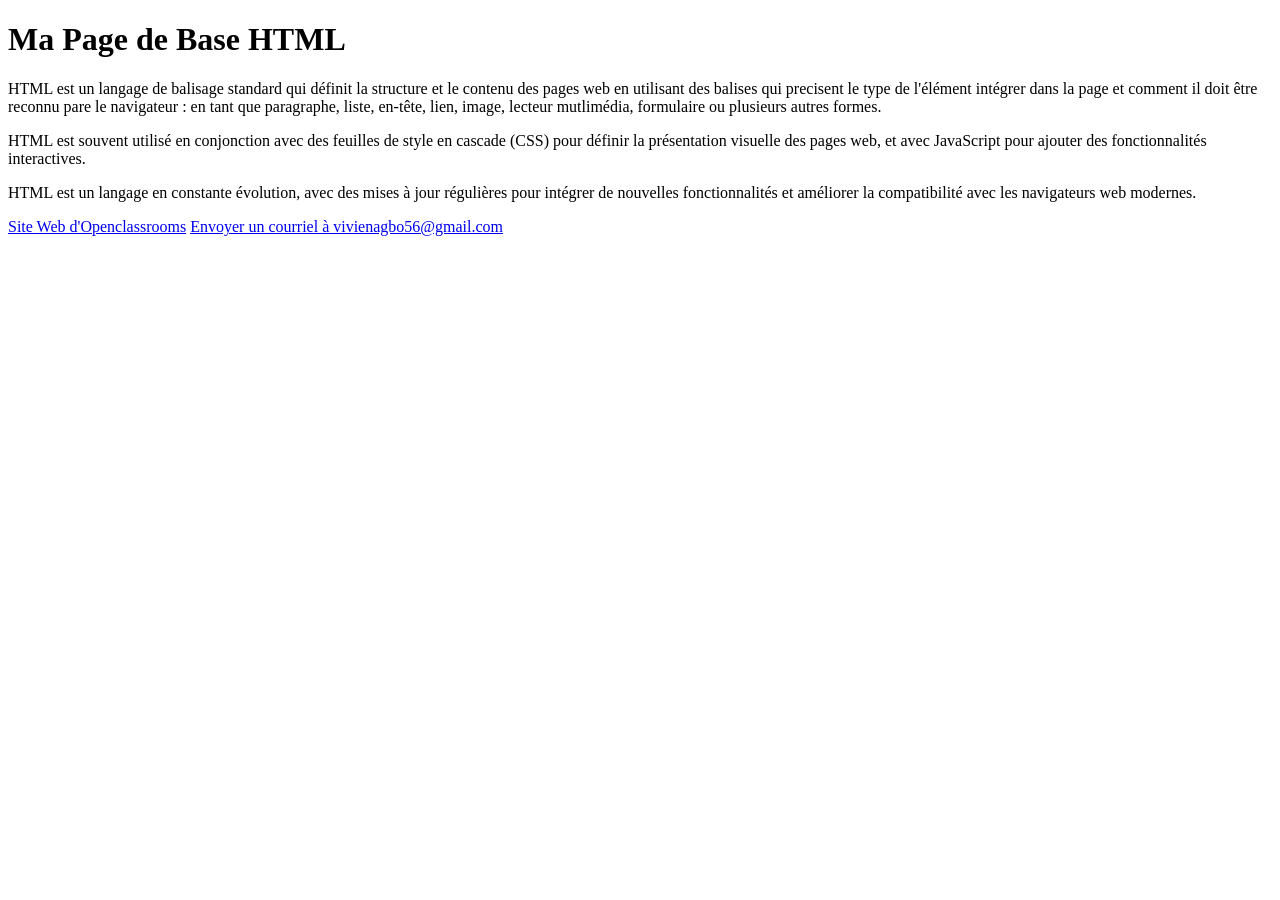
<file: projets/Exercice1/index.html>
<!--Scructure de base d'une page HTML-->
<!doctype html>
<html lang="fr">
  <head>
    <meta charset="utf-8">
    <title>Page de base html</title>
  </head>
    <body>
        <h1>Ma Page de Base HTML</h1>
        <p>HTML est un langage de balisage standard qui définit la structure et le 
            contenu des pages web en utilisant des balises qui precisent le type de 
            l'élément intégrer dans la page et comment il doit être reconnu pare le 
            navigateur : en tant que paragraphe, liste, en-tête, lien, image, lecteur 
            mutlimédia, formulaire ou plusieurs autres formes.
        </p>
        <p>
            HTML est souvent utilisé en conjonction avec des feuilles de style en 
            cascade (CSS) pour définir la présentation visuelle des pages web, et 
            avec JavaScript pour ajouter des fonctionnalités interactives.
        </p>
        <p>
            HTML est un langage en constante évolution, avec des mises à jour régulières 
            pour intégrer de nouvelles fonctionnalités et améliorer la compatibilité 
            avec les navigateurs web modernes.
        </p>
        <a href="https://www.openclassrooms.com" title="Page d'acceuil d'Openclassrooms" target="_blank">Site Web d'Openclassrooms</a>
        <a href="mailto:vivienagbo56@gamil.com"> Envoyer un courriel à vivienagbo56@gmail.com</a>

        
</html>
</file>
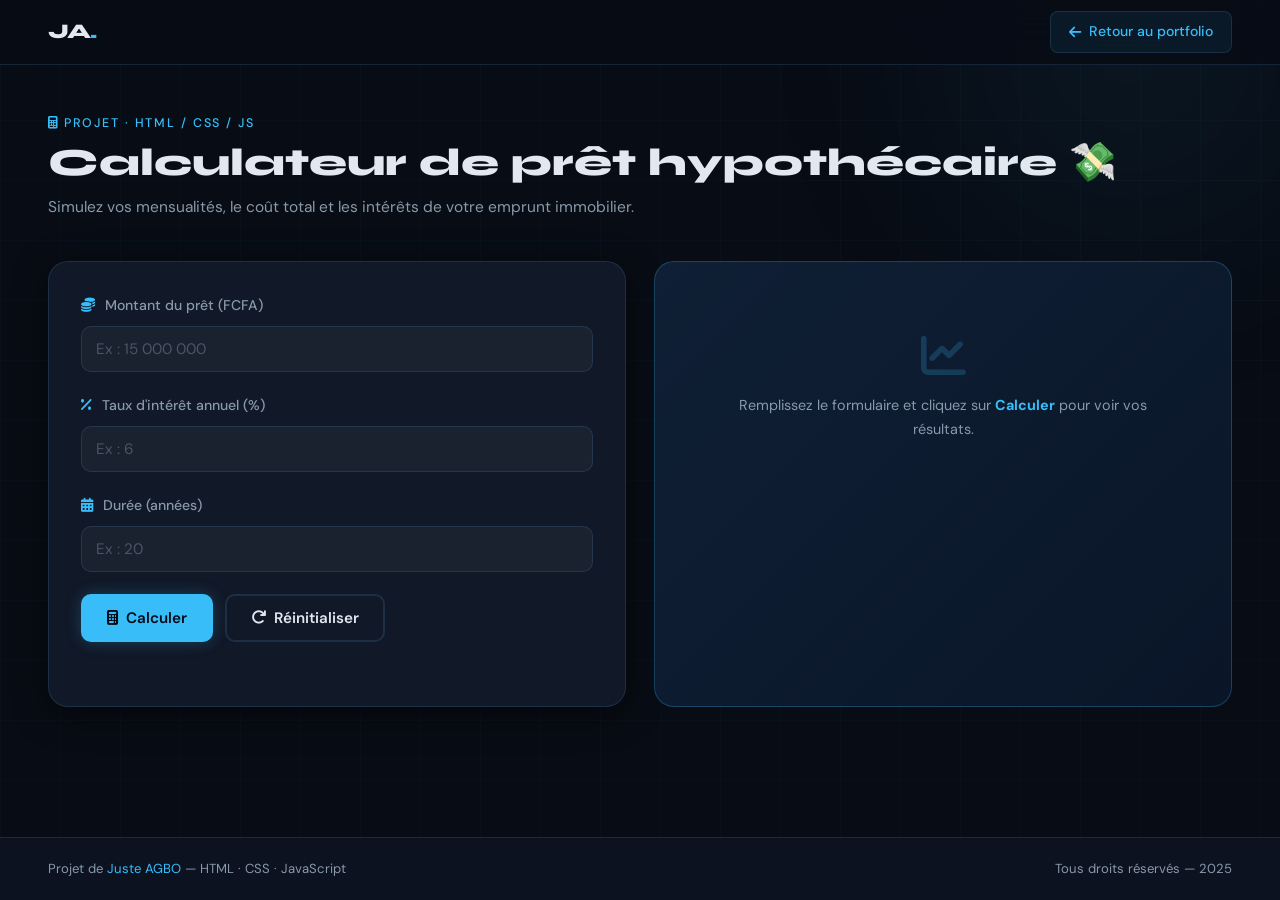
<file: projets/Calculateur_de_pret_hypothecaire.html>
<!DOCTYPE html>
<html lang="fr">
<head>
  <meta charset="UTF-8" />
  <meta name="author" content="AGBO Juste">
  <meta name="viewport" content="width=device-width, initial-scale=1.0"/>
  <title>Calculateur de prêt hypothécaire — Juste AGBO</title>
  <link rel="preconnect" href="https://fonts.googleapis.com">
  <link rel="preconnect" href="https://fonts.gstatic.com" crossorigin>
  <link href="https://fonts.googleapis.com/css2?family=Syne:wght@700;800&family=DM+Sans:wght@300;400;500;600&display=swap" rel="stylesheet">
  <link rel="stylesheet" href="https://cdnjs.cloudflare.com/ajax/libs/font-awesome/6.5.0/css/all.min.css">
  <link rel="stylesheet" href="projet-style.css">
  <style>
    .calc-layout {
      display: grid;
      grid-template-columns: 1fr 1fr;
      gap: 28px;
    }
    @media (max-width: 720px) { .calc-layout { grid-template-columns: 1fr; } }

    .field { margin-bottom: 22px; }
    .field label { display: block; font-size: .88rem; font-weight: 500; color: var(--text-muted); margin-bottom: 8px; }
    .field label i { margin-right: 6px; color: var(--accent); }
    .actions { display: flex; gap: 12px; flex-wrap: wrap; margin-top: 8px; }

    /* Panneau résultat */
    .result-card {
      background: linear-gradient(135deg, #0f1f35 0%, #0a1628 100%);
      border: 1px solid rgba(56,189,248,0.25);
      border-radius: var(--radius-lg); padding: 32px;
      display: flex; flex-direction: column; gap: 24px;
      min-height: 100%;
    }
    .result-main {
      text-align: center; padding: 28px 20px;
      background: rgba(56,189,248,0.06);
      border: 1px solid rgba(56,189,248,0.15);
      border-radius: 14px;
    }
    .result-main .lbl { font-size: .78rem; color: var(--text-muted); letter-spacing: .1em; text-transform: uppercase; margin-bottom: 12px; }
    .result-main .amount {
      font-family: 'Syne', sans-serif;
      font-size: clamp(2rem, 4vw, 3rem); font-weight: 800; color: var(--accent); line-height: 1;
    }
    .result-main .currency { font-size: .9rem; color: var(--text-muted); margin-top: 8px; }

    .result-rows { display: flex; flex-direction: column; gap: 10px; }
    .result-row {
      display: flex; justify-content: space-between; align-items: center;
      padding: 12px 16px;
      background: rgba(255,255,255,0.03); border: 1px solid var(--border); border-radius: 10px;
    }
    .result-row .rl { color: var(--text-muted); font-size: .88rem; }
    .result-row .rl i { margin-right: 6px; color: var(--accent); opacity: .7; }
    .result-row .rv { font-weight: 700; color: var(--text); font-size: .92rem; }
    .result-row.hi .rv { color: var(--accent); }

    .formula {
      font-size: .8rem; color: var(--text-muted); line-height: 1.8;
      padding: 14px 16px; border-left: 3px solid rgba(56,189,248,0.3);
      border-radius: 0 8px 8px 0;
      background: rgba(255,255,255,0.02);
    }
    .formula code { color: var(--accent-3); }

    .placeholder {
      display: flex; flex-direction: column; align-items: center;
      justify-content: center; gap: 14px; text-align: center;
      padding: 40px 24px; color: var(--text-muted);
    }
    .placeholder i { font-size: 2.8rem; color: rgba(56,189,248,0.2); }
    .placeholder p { font-size: .9rem; }

    #error-msg { color: var(--red); font-size: .88rem; margin-top: 12px; min-height: 20px; }
  </style>
</head>
<body>
  <div class="bg-grid"></div>
  <div class="glow-1"></div>

  <header class="topbar">
    <div class="topbar-inner">
      <a href="../index.html" class="brand">JA<span>.</span></a>
      <a href="../index.html" class="back-btn"><i class="fas fa-arrow-left"></i> Retour au portfolio</a>
    </div>
  </header>

  <main>
    <div class="page-header">
      <span class="page-label"><i class="fas fa-calculator"></i> Projet · HTML / CSS / JS</span>
      <h1 class="page-title">Calculateur de prêt hypothécaire 💸</h1>
      <p class="page-desc">Simulez vos mensualités, le coût total et les intérêts de votre emprunt immobilier.</p>
    </div>

    <div class="calc-layout">

      <!-- Formulaire -->
      <div class="card">
        <form id="loan-form" novalidate>
          <div class="field">
            <label for="principal"><i class="fas fa-coins"></i> Montant du prêt (FCFA)</label>
            <input id="principal" type="number" step="0.01" min="0" placeholder="Ex : 15 000 000" required>
          </div>
          <div class="field">
            <label for="annual"><i class="fas fa-percent"></i> Taux d'intérêt annuel (%)</label>
            <input id="annual" type="number" step="0.01" min="0" max="100" placeholder="Ex : 6" required>
          </div>
          <div class="field">
            <label for="years"><i class="fas fa-calendar-alt"></i> Durée (années)</label>
            <input id="years" type="number" step="1" min="1" placeholder="Ex : 20" required>
          </div>
          <div class="actions">
            <button type="submit" class="btn btn-accent"><i class="fas fa-calculator"></i> Calculer</button>
            <button type="reset" id="reset-btn" class="btn btn-ghost"><i class="fas fa-redo"></i> Réinitialiser</button>
          </div>
          <p id="error-msg"></p>
        </form>
      </div>

      <!-- Résultat -->
      <div class="result-card">
        <div class="placeholder" id="placeholder">
          <i class="fas fa-chart-line"></i>
          <p>Remplissez le formulaire et cliquez sur <strong style="color:var(--accent)">Calculer</strong> pour voir vos résultats.</p>
        </div>
        <div id="result-content" style="display:none; flex-direction:column; gap:20px;">
          <div class="result-main">
            <div class="lbl">Mensualité estimée</div>
            <div class="amount" id="monthly">—</div>
            <div class="currency">FCFA / mois</div>
          </div>
          <div class="result-rows">
            <div class="result-row">
              <span class="rl"><i class="fas fa-sigma"></i>Total remboursé</span>
              <span class="rv" id="total">—</span>
            </div>
            <div class="result-row hi">
              <span class="rl"><i class="fas fa-fire"></i>Dont intérêts</span>
              <span class="rv" id="interest">—</span>
            </div>
            <div class="result-row">
              <span class="rl"><i class="fas fa-hashtag"></i>Nombre de mensualités</span>
              <span class="rv" id="nb-months">—</span>
            </div>
          </div>
          <div class="formula">
            <strong>Formule appliquée :</strong><br>
            <code>M = P × [ r × (1+r)<sup>n</sup> ] / [ (1+r)<sup>n</sup> − 1 ]</code><br>
            avec <code>r</code> = taux mensuel et <code>n</code> = nombre de mensualités
          </div>
        </div>
      </div>

    </div>
  </main>

  <footer class="footer">
    <div class="footer-inner">
      <small>Projet de <span class="accent">Juste AGBO</span> — HTML · CSS · JavaScript</small>
      <small>Tous droits réservés — 2025</small>
    </div>
  </footer>

  <script>
    const form        = document.getElementById('loan-form');
    const errMsg      = document.getElementById('error-msg');
    const placeholder = document.getElementById('placeholder');
    const resultBox   = document.getElementById('result-content');

    function fmt(x) {
      return new Intl.NumberFormat('fr-FR', { minimumFractionDigits: 0, maximumFractionDigits: 0 }).format(Math.round(x));
    }

    function calcMensualite(P, annualPct, years) {
      const n = Math.round(years * 12);
      const r = (annualPct / 100) / 12;
      const M = r === 0 ? P / n : P * (r * Math.pow(1 + r, n)) / (Math.pow(1 + r, n) - 1);
      return { M, n };
    }

    form.addEventListener('submit', (e) => {
      e.preventDefault();
      errMsg.textContent = '';

      const P      = parseFloat(document.getElementById('principal').value);
      const annual = parseFloat(document.getElementById('annual').value);
      const years  = parseFloat(document.getElementById('years').value);

      if (!P || P <= 0)                              return errMsg.textContent = '⚠ Le montant doit être positif.';
      if (isNaN(annual) || annual < 0 || annual > 100) return errMsg.textContent = '⚠ Taux invalide (0–100 %).';
      if (!years || years <= 0)                       return errMsg.textContent = '⚠ La durée doit être supérieure à 0.';

      const { M, n } = calcMensualite(P, annual, years);
      const total    = M * n;
      const interest = total - P;

      document.getElementById('monthly').textContent  = fmt(M);
      document.getElementById('total').textContent    = fmt(total) + ' FCFA';
      document.getElementById('interest').textContent = fmt(interest) + ' FCFA';
      document.getElementById('nb-months').textContent = n + ' mois';

      placeholder.style.display   = 'none';
      resultBox.style.display     = 'flex';
    });

    document.getElementById('reset-btn').addEventListener('click', () => {
      errMsg.textContent         = '';
      placeholder.style.display  = 'flex';
      resultBox.style.display    = 'none';
    });
  </script>
</body>
</html>
</file>
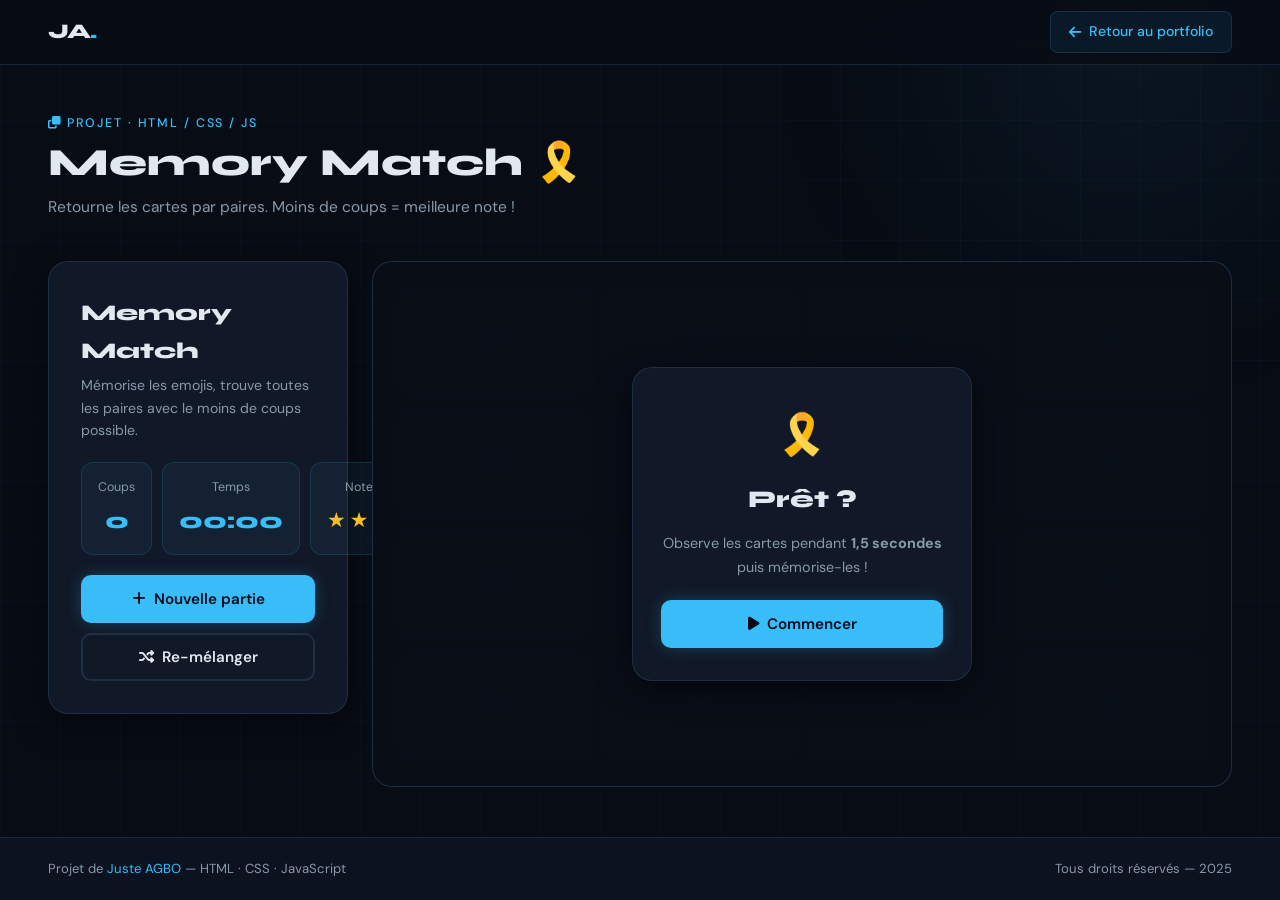
<file: projets/mini_jeu_de_carte_a_retourner.html>
<!DOCTYPE html>
<html lang="fr">
<head>
  <meta charset="UTF-8">
  <meta name="author" content="AGBO Juste">
  <meta name="viewport" content="width=device-width, initial-scale=1.0">
  <title>Memory Match — Juste AGBO</title>
  <link rel="preconnect" href="https://fonts.googleapis.com">
  <link rel="preconnect" href="https://fonts.gstatic.com" crossorigin>
  <link href="https://fonts.googleapis.com/css2?family=Syne:wght@700;800&family=DM+Sans:wght@300;400;500;600&display=swap" rel="stylesheet">
  <link rel="stylesheet" href="https://cdnjs.cloudflare.com/ajax/libs/font-awesome/6.5.0/css/all.min.css">
  <link rel="stylesheet" href="projet-style.css">
  <style>
    .game-layout {
      display: grid;
      grid-template-columns: 300px 1fr;
      gap: 24px;
      align-items: start;
    }
    @media (max-width: 820px) { .game-layout { grid-template-columns: 1fr; } }

    /* Panneau gauche */
    .panel { display: flex; flex-direction: column; gap: 20px; }
    .panel-title {
      font-family: 'Syne', sans-serif; font-size: 1.4rem; font-weight: 800;
      margin-bottom: 4px;
    }
    .panel-desc { color: var(--text-muted); font-size: .88rem; line-height: 1.6; }

    .stats-row { display: grid; grid-template-columns: repeat(3, 1fr); gap: 10px; }

    .stars-row { display: flex; gap: 4px; }
    .star { font-size: 1.3rem; color: var(--yellow); }
    .star.off { filter: grayscale(1); opacity: .3; }

    .btns-row { display: flex; flex-direction: column; gap: 10px; }
    .btns-row .btn { width: 100%; justify-content: center; }

    /* Plateau de jeu */
    .board-wrap {
      position: relative;
      background: var(--bg-card);
      border: 1px solid var(--border);
      border-radius: var(--radius-lg);
      padding: 24px;
      min-height: 500px;
    }

    .board-grid {
      display: grid;
      grid-template-columns: repeat(4, 1fr);
      gap: 12px;
    }
    @media (max-width: 500px) { .board-grid { grid-template-columns: repeat(3, 1fr); } }

    /* Cartes */
    .mem-card {
      position: relative; height: 110px;
      border-radius: 12px; cursor: pointer;
      perspective: 800px;
    }
    .mem-card-inner {
      position: absolute; inset: 0;
      transition: transform .45s ease;
      transform-style: preserve-3d;
    }
    .mem-card.flipped .mem-card-inner { transform: rotateY(180deg); }

    .mem-front, .mem-back {
      position: absolute; inset: 0;
      border-radius: 12px;
      display: grid; place-items: center;
      backface-visibility: hidden;
      user-select: none;
    }
    .mem-front {
      background: rgba(56,189,248,0.06);
      border: 1px solid rgba(56,189,248,0.15);
      transition: background .2s;
    }
    .mem-front:hover { background: rgba(56,189,248,0.12); }
    .mem-front i { font-size: 1.4rem; color: rgba(56,189,248,0.3); }

    .mem-back {
      background: var(--bg-2);
      border: 1px solid var(--border);
      transform: rotateY(180deg);
      font-size: 40px;
    }

    .mem-card.matched .mem-front { background: rgba(52,211,153,0.1); border-color: rgba(52,211,153,0.3); }
    .mem-card.matched .mem-back  { background: rgba(52,211,153,0.08); border-color: rgba(52,211,153,0.25); }

    /* Overlay */
    .game-overlay {
      position: absolute; inset: 0;
      display: flex; align-items: center; justify-content: center;
      background: rgba(8,12,20,0.88);
      backdrop-filter: blur(6px);
      border-radius: var(--radius-lg);
      z-index: 50;
    }
    .game-overlay.hidden { display: none; }

    .overlay-card {
      background: var(--bg-card); border: 1px solid var(--border);
      border-radius: var(--radius-lg); padding: 32px 28px;
      text-align: center; max-width: 340px; width: 90%;
      box-shadow: var(--shadow);
    }
    .overlay-card h2 { font-family: 'Syne', sans-serif; font-size: 1.5rem; font-weight: 800; margin-bottom: 10px; }
    .overlay-card p  { color: var(--text-muted); font-size: .9rem; margin-bottom: 20px; }
    .overlay-card .result-stars { font-size: 2rem; margin-bottom: 10px; }
    .overlay-card .result-info  { display: flex; justify-content: center; gap: 24px; margin-bottom: 24px; }
    .overlay-card .ri           { text-align: center; }
    .overlay-card .ri .val      { font-family: 'Syne', sans-serif; font-size: 1.3rem; font-weight: 800; color: var(--accent); }
    .overlay-card .ri small     { color: var(--text-muted); font-size: .78rem; }
  </style>
</head>
<body>
  <div class="bg-grid"></div>
  <div class="glow-1"></div>

  <header class="topbar">
    <div class="topbar-inner">
      <a href="../index.html" class="brand">JA<span>.</span></a>
      <a href="../index.html" class="back-btn"><i class="fas fa-arrow-left"></i> Retour au portfolio</a>
    </div>
  </header>

  <main>
    <div class="page-header">
      <span class="page-label"><i class="fas fa-clone"></i> Projet · HTML / CSS / JS</span>
      <h1 class="page-title">Memory Match 🎗️</h1>
      <p class="page-desc">Retourne les cartes par paires. Moins de coups = meilleure note !</p>
    </div>

    <div class="game-layout">

      <!-- Panneau infos -->
      <aside class="card panel">
        <div>
          <div class="panel-title">Memory Match</div>
          <p class="panel-desc">Mémorise les emojis, trouve toutes les paires avec le moins de coups possible.</p>
        </div>

        <div class="stats-row">
          <div class="stat-box"><small>Coups</small><div class="n" id="moves">0</div></div>
          <div class="stat-box"><small>Temps</small><div class="n" id="time">00:00</div></div>
          <div class="stat-box">
            <small>Note</small>
            <div class="stars-row" id="stars-display">
              <span class="star">★</span>
              <span class="star">★</span>
              <span class="star">★</span>
            </div>
          </div>
        </div>

        <div class="btns-row">
          <button class="btn btn-accent" id="newGame"><i class="fas fa-plus"></i> Nouvelle partie</button>
          <button class="btn btn-ghost"  id="reshuffle"><i class="fas fa-shuffle"></i> Re-mélanger</button>
        </div>
      </aside>

      <!-- Plateau -->
      <div class="board-wrap">
        <div class="game-overlay" id="overlay">
          <div class="overlay-card" id="overlay-content">
            <div style="font-size:2.5rem;margin-bottom:12px;">🎗️</div>
            <h2>Prêt ?</h2>
            <p>Observe les cartes pendant <strong>1,5 secondes</strong> puis mémorise-les !</p>
            <button class="btn btn-accent" id="startBtn" style="width:100%;justify-content:center;">
              <i class="fas fa-play"></i> Commencer
            </button>
          </div>
        </div>
        <div class="board-grid" id="grid"></div>
      </div>

    </div>
  </main>

  <footer class="footer">
    <div class="footer-inner">
      <small>Projet de <span class="accent">Juste AGBO</span> — HTML · CSS · JavaScript</small>
      <small>Tous droits réservés — 2025</small>
    </div>
  </footer>

  <script>
    const ICONS = ['🐳','🛰️','💎','🚀','🧊','🎯','🌊','🧩'];
    let deck=[], first=null, lock=false, moves=0, matched=0;
    let timer=null, sec=0, started=false;

    const gridEl    = document.getElementById('grid');
    const movesEl   = document.getElementById('moves');
    const timeEl    = document.getElementById('time');
    const starsEl   = document.getElementById('stars-display');
    const overlay   = document.getElementById('overlay');
    const overlayContent = document.getElementById('overlay-content');
    const startBtn  = document.getElementById('startBtn');
    const newBtn    = document.getElementById('newGame');
    const reshuffleBtn = document.getElementById('reshuffle');

    const fmt = t => `${String(Math.floor(t/60)).padStart(2,'0')}:${String(t%60).padStart(2,'0')}`;
    const shuffle = a => { for(let i=a.length-1;i>0;i--){const j=Math.floor(Math.random()*(i+1));[a[i],a[j]]=[a[j],a[i]];}return a; };

    function rating() {
      if (moves <= 16) return 3;
      if (moves <= 22) return 2;
      return 1;
    }

    function updateStars() {
      const r = rating();
      const stars = starsEl.querySelectorAll('.star');
      stars.forEach((s, i) => s.classList.toggle('off', i >= r));
    }

    function toast(msg, color = 'var(--accent)') {
      const t = document.createElement('div');
      t.className = 'toast';
      t.textContent = msg;
      t.style.color = color;
      document.body.appendChild(t);
      setTimeout(() => t.remove(), 900);
    }

    function buildDeck() {
      deck = shuffle([...ICONS, ...ICONS]).map((icon, idx) => ({ id: idx, icon, found: false }));
    }

    function render() {
      gridEl.innerHTML = '';
      deck.forEach(card => {
        const el = document.createElement('div');
        el.className = 'mem-card';
        el.dataset.id = card.id;
        el.innerHTML = `
          <div class="mem-card-inner">
            <div class="mem-front"><i class="fas fa-question"></i></div>
            <div class="mem-back">${card.icon}</div>
          </div>`;
        if (card.found) { el.classList.add('flipped', 'matched'); }
        gridEl.appendChild(el);
      });
    }

    function startTimer() {
      clearInterval(timer); sec = 0; timeEl.textContent = '00:00';
      timer = setInterval(() => { sec++; timeEl.textContent = fmt(sec); }, 1000);
    }

    function reset(showOverlay = true) {
      buildDeck(); render();
      first = null; lock = false; moves = 0; matched = 0;
      movesEl.textContent = '0'; started = false;
      clearInterval(timer); timeEl.textContent = '00:00';
      starsEl.innerHTML = '<span class="star">★</span><span class="star">★</span><span class="star">★</span>';
      if (showOverlay) {
        overlay.classList.remove('hidden');
        overlayContent.innerHTML = `
          <div style="font-size:2.5rem;margin-bottom:12px;">🎗️</div>
          <h2>Prêt ?</h2>
          <p>Observe les cartes pendant <strong>1,5 secondes</strong> puis mémorise-les !</p>
          <button class="btn btn-accent" id="startBtn" style="width:100%;justify-content:center;">
            <i class="fas fa-play"></i> Commencer
          </button>`;
        document.getElementById('startBtn').addEventListener('click', begin);
      }
    }

    function begin() {
      if (started) return;
      started = true;
      overlay.classList.add('hidden');
      startTimer();
      const all = [...document.querySelectorAll('.mem-card')];
      all.forEach(c => c.classList.add('flipped'));
      setTimeout(() => all.forEach(c => { if (!deck.find(d => d.id === +c.dataset.id).found) c.classList.remove('flipped'); }), 1500);
    }

    function flip(cardEl) {
      if (lock || !started) return;
      const id = +cardEl.dataset.id;
      const card = deck.find(c => c.id === id);
      if (card.found || cardEl.classList.contains('flipped')) return;

      cardEl.classList.add('flipped');
      if (!first) { first = cardEl; return; }

      moves++; movesEl.textContent = moves; updateStars();

      const a = deck.find(c => c.id === +first.dataset.id);
      const b = card;

      if (a.icon === b.icon) {
        a.found = b.found = true;
        first.classList.add('matched');
        cardEl.classList.add('matched');
        matched += 2;
        toast('✔  Paire trouvée !', 'var(--green)');
        first = null;
        if (matched === deck.length) { clearInterval(timer); setTimeout(end, 400); }
      } else {
        lock = true;
        setTimeout(() => {
          first.classList.remove('flipped');
          cardEl.classList.remove('flipped');
          first = null; lock = false;
          toast('✖  Raté !', 'var(--red)');
        }, 700);
      }
    }

    function end() {
      const r = rating();
      const starsStr = '★'.repeat(r) + '☆'.repeat(3 - r);
      overlay.classList.remove('hidden');
      overlayContent.innerHTML = `
        <div class="result-stars">${starsStr}</div>
        <h2>Bravo !</h2>
        <div class="result-info">
          <div class="ri"><div class="val">${fmt(sec)}</div><small>Temps</small></div>
          <div class="ri"><div class="val">${moves}</div><small>Coups</small></div>
          <div class="ri"><div class="val">${starsStr}</div><small>Note</small></div>
        </div>
        <button class="btn btn-accent" id="replayBtn" style="width:100%;justify-content:center;">
          <i class="fas fa-redo"></i> Rejouer
        </button>`;
      document.getElementById('replayBtn').addEventListener('click', () => { reset(false); begin(); });
    }

    gridEl.addEventListener('click', e => {
      const cardEl = e.target.closest('.mem-card');
      if (cardEl) flip(cardEl);
    });

    newBtn.addEventListener('click', () => reset(true));
    reshuffleBtn.addEventListener('click', () => { deck = shuffle(deck); render(); });
    startBtn.addEventListener('click', begin);

    reset(true);
  </script>
</body>
</html>
</file>
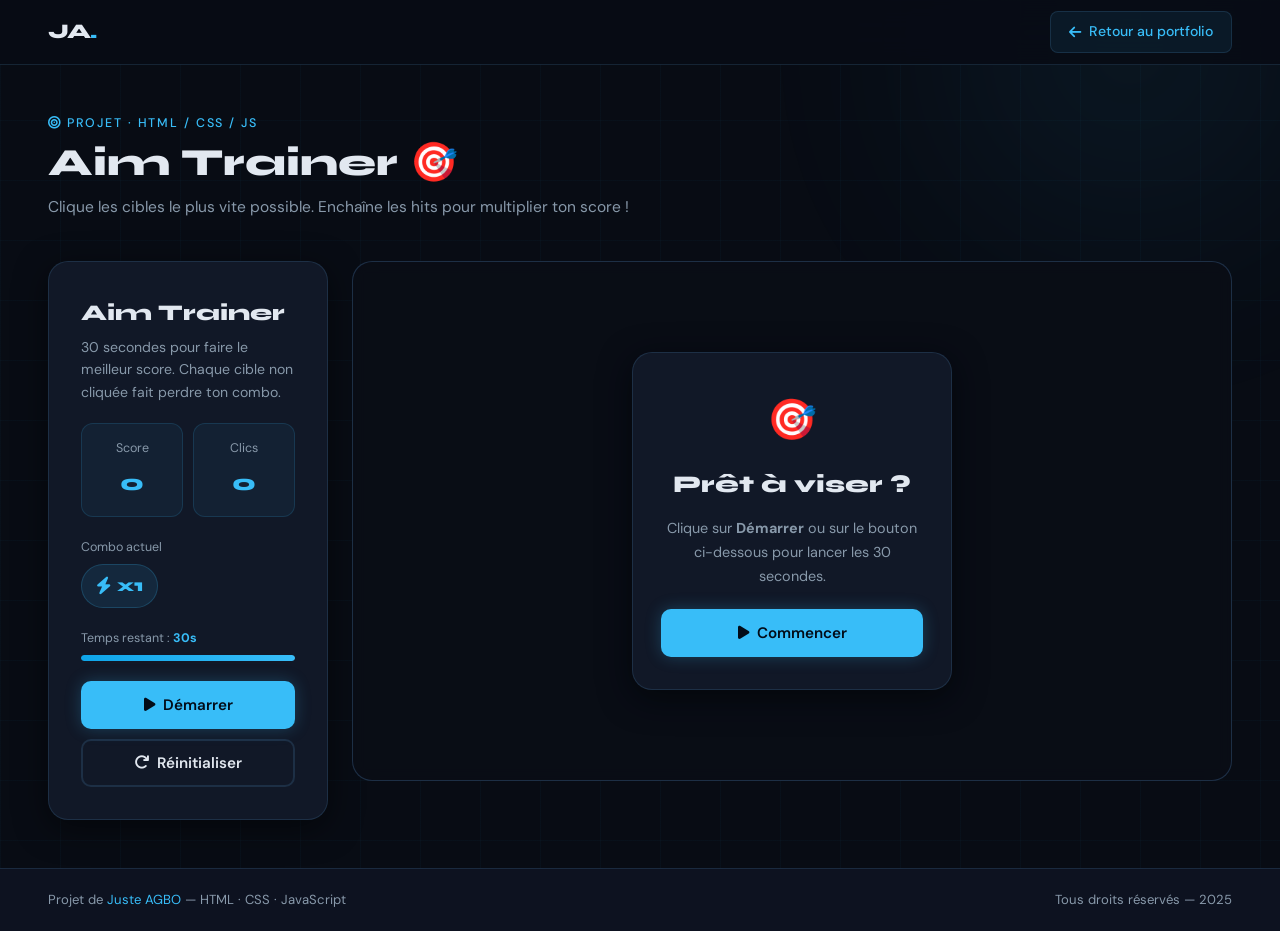
<file: projets/mini_jeu_de_reflexe_et_de_precision.html>
<!DOCTYPE html>
<html lang="fr">
<head>
  <meta charset="UTF-8">
  <meta name="author" content="AGBO Juste">
  <meta name="viewport" content="width=device-width, initial-scale=1.0">
  <title>Aim Trainer — Juste AGBO</title>
  <link rel="preconnect" href="https://fonts.googleapis.com">
  <link rel="preconnect" href="https://fonts.gstatic.com" crossorigin>
  <link href="https://fonts.googleapis.com/css2?family=Syne:wght@700;800&family=DM+Sans:wght@300;400;500;600&display=swap" rel="stylesheet">
  <link rel="stylesheet" href="https://cdnjs.cloudflare.com/ajax/libs/font-awesome/6.5.0/css/all.min.css">
  <link rel="stylesheet" href="projet-style.css">
  <style>
    .game-layout {
      display: grid;
      grid-template-columns: 280px 1fr;
      gap: 24px;
      align-items: start;
    }
    @media (max-width: 820px) { .game-layout { grid-template-columns: 1fr; } }

    .panel { display: flex; flex-direction: column; gap: 20px; }
    .panel-title { font-family: 'Syne', sans-serif; font-size: 1.4rem; font-weight: 800; margin-bottom: 4px; }
    .panel-desc  { color: var(--text-muted); font-size: .88rem; line-height: 1.6; }

    .stats-row { display: grid; grid-template-columns: 1fr 1fr; gap: 10px; }

    /* Barre de temps */
    .time-wrap { display: flex; flex-direction: column; gap: 6px; }
    .time-wrap small { color: var(--text-muted); font-size: .78rem; }
    .time-track { height: 6px; background: rgba(255,255,255,0.06); border-radius: 999px; overflow: hidden; }
    .time-fill  { height: 100%; background: linear-gradient(90deg, var(--accent-2), var(--accent)); border-radius: 999px; transition: width .9s linear; }

    /* Combo badge */
    .combo-badge {
      display: inline-flex; align-items: center; gap: 6px;
      padding: 6px 14px; border-radius: 999px;
      background: rgba(56,189,248,0.1); border: 1px solid rgba(56,189,248,0.2);
      color: var(--accent); font-family: 'Syne', sans-serif;
      font-weight: 800; font-size: 1.1rem;
    }
    .combo-badge.hot { background: rgba(251,191,36,0.12); border-color: rgba(251,191,36,0.3); color: var(--yellow); }

    .btns-col { display: flex; flex-direction: column; gap: 10px; }
    .btns-col .btn { width: 100%; justify-content: center; }

    /* Plateau */
    .board-wrap {
      position: relative;
      min-height: 520px;
      background: var(--bg-card);
      border: 1px solid var(--border);
      border-radius: var(--radius-lg);
      overflow: hidden;
    }

    /* Cible */
    .target {
      position: absolute;
      width: 64px; height: 64px; border-radius: 50%;
      display: grid; place-items: center;
      cursor: crosshair; user-select: none;
      transform: translate(-50%, -50%) scale(0);
      animation: pop .15s ease forwards;
      transition: transform .08s ease;
      border: 3px solid rgba(56,189,248,0.6);
      background: radial-gradient(circle at 35% 35%, rgba(56,189,248,0.4), rgba(14,165,233,0.15));
      box-shadow: 0 0 20px rgba(56,189,248,0.2), inset 0 0 10px rgba(56,189,248,0.1);
    }
    .target::after {
      content: ''; width: 12px; height: 12px; border-radius: 50%;
      background: var(--accent); box-shadow: 0 0 8px var(--accent);
    }
    .target:hover { transform: translate(-50%, -50%) scale(1.1); }
    .target:active { transform: translate(-50%, -50%) scale(0.85); }

    @keyframes pop { from { transform: translate(-50%,-50%) scale(0); } to { transform: translate(-50%,-50%) scale(1); } }

    /* Ripple hit */
    .hit-ring {
      position: absolute; border-radius: 50%;
      border: 2px solid var(--green);
      width: 64px; height: 64px;
      transform: translate(-50%, -50%) scale(1);
      animation: ring .4s ease forwards;
      pointer-events: none;
    }
    @keyframes ring {
      to { transform: translate(-50%, -50%) scale(2.5); opacity: 0; }
    }

    /* Overlay */
    .game-overlay {
      position: absolute; inset: 0;
      display: flex; align-items: center; justify-content: center;
      background: rgba(8,12,20,0.88);
      backdrop-filter: blur(6px);
      border-radius: var(--radius-lg);
      z-index: 50;
    }
    .game-overlay.hidden { display: none; }

    .overlay-card {
      background: var(--bg-card); border: 1px solid var(--border);
      border-radius: var(--radius-lg); padding: 32px 28px;
      text-align: center; max-width: 320px; width: 90%;
      box-shadow: var(--shadow);
    }
    .overlay-card h2 { font-family: 'Syne', sans-serif; font-size: 1.5rem; font-weight: 800; margin-bottom: 10px; }
    .overlay-card p  { color: var(--text-muted); font-size: .9rem; margin-bottom: 20px; }
    .result-grid { display: grid; grid-template-columns: 1fr 1fr; gap: 12px; margin-bottom: 24px; }
  </style>
</head>
<body>
  <div class="bg-grid"></div>
  <div class="glow-1"></div>

  <header class="topbar">
    <div class="topbar-inner">
      <a href="../index.html" class="brand">JA<span>.</span></a>
      <a href="../index.html" class="back-btn"><i class="fas fa-arrow-left"></i> Retour au portfolio</a>
    </div>
  </header>

  <main>
    <div class="page-header">
      <span class="page-label"><i class="fas fa-bullseye"></i> Projet · HTML / CSS / JS</span>
      <h1 class="page-title">Aim Trainer 🎯</h1>
      <p class="page-desc">Clique les cibles le plus vite possible. Enchaîne les hits pour multiplier ton score !</p>
    </div>

    <div class="game-layout">

      <!-- Panneau -->
      <aside class="card panel">
        <div>
          <div class="panel-title">Aim Trainer</div>
          <p class="panel-desc">30 secondes pour faire le meilleur score. Chaque cible non cliquée fait perdre ton combo.</p>
        </div>

        <div class="stats-row">
          <div class="stat-box"><small>Score</small><div class="n" id="score">0</div></div>
          <div class="stat-box"><small>Clics</small><div class="n" id="hits">0</div></div>
        </div>

        <div>
          <small style="color:var(--text-muted);font-size:.78rem;display:block;margin-bottom:6px;">Combo actuel</small>
          <div class="combo-badge" id="combo-badge"><i class="fas fa-bolt"></i> x1</div>
        </div>

        <div class="time-wrap">
          <small>Temps restant : <strong id="time-label" style="color:var(--accent)">30s</strong></small>
          <div class="time-track"><div class="time-fill" id="time-fill" style="width:100%"></div></div>
        </div>

        <div class="btns-col">
          <button class="btn btn-accent" id="startBtn"><i class="fas fa-play"></i> Démarrer</button>
          <button class="btn btn-ghost"  id="resetBtn"><i class="fas fa-redo"></i> Réinitialiser</button>
        </div>
      </aside>

      <!-- Plateau de jeu -->
      <div class="board-wrap" id="board">
        <div class="game-overlay" id="overlay">
          <div class="overlay-card" id="overlay-card">
            <div style="font-size:2.5rem;margin-bottom:12px;">🎯</div>
            <h2>Prêt à viser ?</h2>
            <p>Clique sur <strong>Démarrer</strong> ou sur le bouton ci-dessous pour lancer les 30 secondes.</p>
            <button class="btn btn-accent" id="goBtn" style="width:100%;justify-content:center;">
              <i class="fas fa-play"></i> Commencer
            </button>
          </div>
        </div>
      </div>

    </div>
  </main>

  <footer class="footer">
    <div class="footer-inner">
      <small>Projet de <span class="accent">Juste AGBO</span> — HTML · CSS · JavaScript</small>
      <small>Tous droits réservés — 2025</small>
    </div>
  </footer>

  <script>
    const board    = document.getElementById('board');
    const overlay  = document.getElementById('overlay');
    const overlayCard = document.getElementById('overlay-card');
    const startBtn = document.getElementById('startBtn');
    const resetBtn = document.getElementById('resetBtn');
    const goBtn    = document.getElementById('goBtn');
    const scoreEl  = document.getElementById('score');
    const hitsEl   = document.getElementById('hits');
    const comboBadge = document.getElementById('combo-badge');
    const timeLabel  = document.getElementById('time-label');
    const timeFill   = document.getElementById('time-fill');

    const MAX_TIME = 30;
    let score=0, combo=1, hits=0, timeLeft=MAX_TIME;
    let running=false, gameTimer=null, spawnTimer=null;

    function updateCombo() {
      comboBadge.textContent = '';
      const icon = document.createElement('i');
      icon.className = 'fas fa-bolt';
      comboBadge.appendChild(icon);
      comboBadge.appendChild(document.createTextNode(' x' + combo));
      comboBadge.classList.toggle('hot', combo >= 3);
    }

    function toast(msg, color = 'var(--accent)') {
      const t = document.createElement('div');
      t.className = 'toast';
      t.textContent = msg;
      t.style.color = color;
      document.body.appendChild(t);
      setTimeout(() => t.remove(), 800);
    }

    function reset() {
      running = false;
      score = 0; combo = 1; hits = 0; timeLeft = MAX_TIME;
      clearInterval(gameTimer); clearInterval(spawnTimer);
      scoreEl.textContent = 0;
      hitsEl.textContent = 0;
      timeLabel.textContent = MAX_TIME + 's';
      timeFill.style.width = '100%';
      updateCombo();
      [...board.querySelectorAll('.target, .hit-ring')].forEach(e => e.remove());
      overlay.classList.remove('hidden');
      overlayCard.innerHTML = `
        <div style="font-size:2.5rem;margin-bottom:12px;">🎯</div>
        <h2>Prêt à viser ?</h2>
        <p>Clique sur <strong>Démarrer</strong> ou sur le bouton ci-dessous pour lancer les 30 secondes.</p>
        <button class="btn btn-accent" id="goBtn" style="width:100%;justify-content:center;">
          <i class="fas fa-play"></i> Commencer
        </button>`;
      document.getElementById('goBtn').addEventListener('click', start);
    }

    function start() {
      if (running) return;
      running = true;
      overlay.classList.add('hidden');
      toast('Go ! 🎯', 'var(--accent)');

      gameTimer = setInterval(() => {
        timeLeft--;
        timeLabel.textContent = timeLeft + 's';
        timeFill.style.width = (timeLeft / MAX_TIME * 100) + '%';
        if (timeLeft <= 0) end();
      }, 1000);

      spawnTimer = setInterval(spawnTarget, 850);
      spawnTarget();
    }

    function end() {
      running = false;
      clearInterval(gameTimer); clearInterval(spawnTimer);
      [...board.querySelectorAll('.target')].forEach(t => t.remove());

      overlay.classList.remove('hidden');
      overlayCard.innerHTML = `
        <div style="font-size:2.5rem;margin-bottom:12px;">🏁</div>
        <h2>Temps écoulé !</h2>
        <div class="result-grid">
          <div class="stat-box"><small>Score final</small><div class="n" style="color:var(--accent)">${score}</div></div>
          <div class="stat-box"><small>Cibles touchées</small><div class="n">${hits}</div></div>
          <div class="stat-box"><small>Meilleur combo</small><div class="n">${combo}</div></div>
          <div class="stat-box"><small>Durée</small><div class="n">${MAX_TIME}s</div></div>
        </div>
        <button class="btn btn-accent" id="replayBtn" style="width:100%;justify-content:center;">
          <i class="fas fa-redo"></i> Rejouer
        </button>`;
      document.getElementById('replayBtn').addEventListener('click', () => { reset(); start(); });
    }

    function spawnTarget() {
      if (!running) return;
      const rect  = board.getBoundingClientRect();
      const margin = 50;
      const x = margin + Math.random() * (rect.width  - margin * 2);
      const y = margin + Math.random() * (rect.height - margin * 2);

      const t = document.createElement('div');
      t.className = 'target';
      t.style.left = x + 'px';
      t.style.top  = y + 'px';
      board.appendChild(t);

      t.addEventListener('click', () => {
        if (!running) return;
        // Ripple
        const ring = document.createElement('div');
        ring.className = 'hit-ring';
        ring.style.left = x + 'px';
        ring.style.top  = y + 'px';
        board.appendChild(ring);
        setTimeout(() => ring.remove(), 400);

        // Score
        score += combo;
        hits++;
        combo++;
        scoreEl.textContent = score;
        hitsEl.textContent  = hits;
        updateCombo();
        toast('+' + combo + ' 🎯', 'var(--green)');
        t.remove();
      });

      // Auto-disparition — réinitialise le combo
      setTimeout(() => {
        if (t.parentNode) {
          t.remove();
          if (running) { combo = 1; updateCombo(); }
        }
      }, 1100);
    }

    startBtn.addEventListener('click', start);
    resetBtn.addEventListener('click', reset);
    goBtn.addEventListener('click', start);

    reset();
  </script>
</body>
</html>
</file>
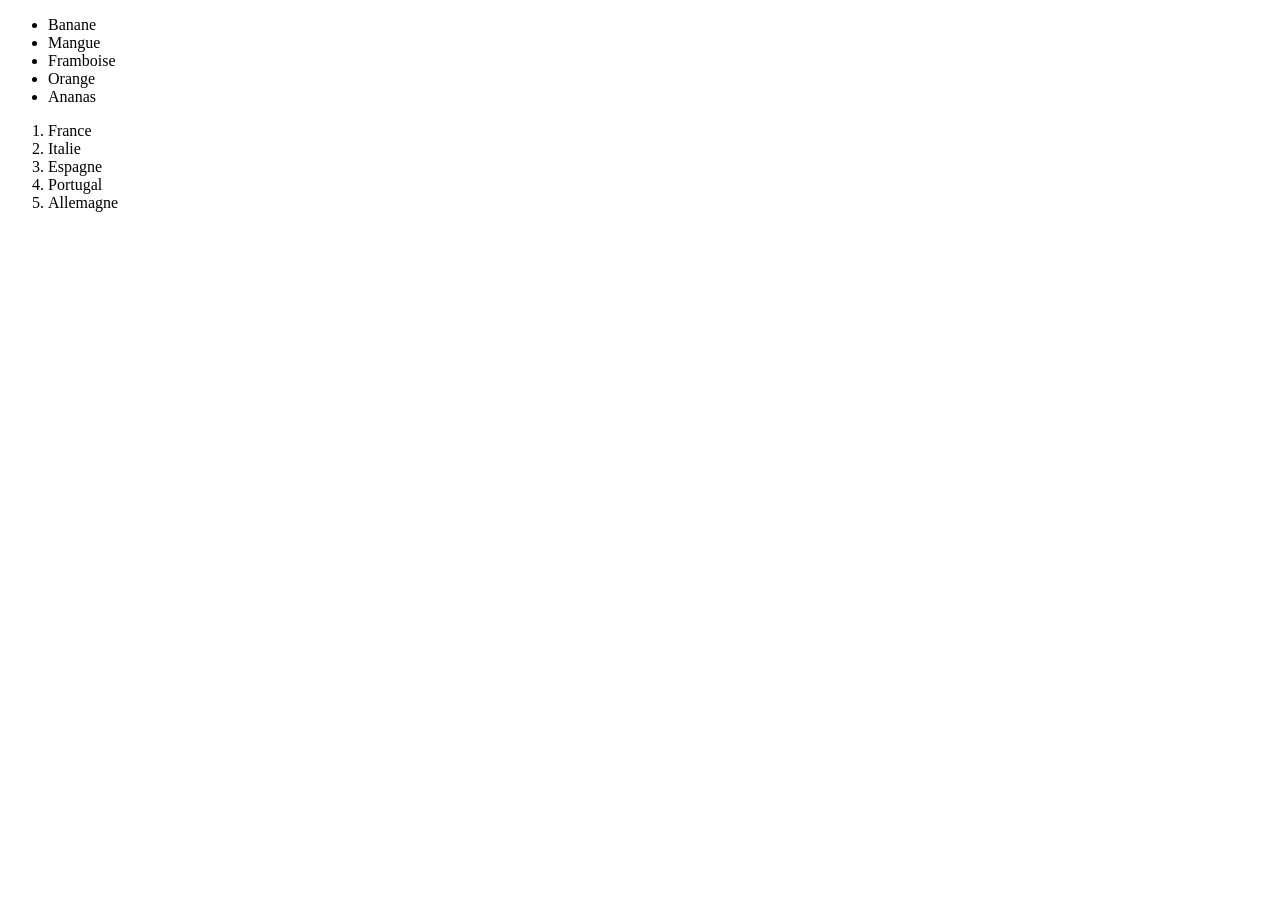
<file: projets/Exercice1/liste.html>
<!--Scructure de base d'une page HTML-->
<!doctype html>
<html lang="fr">
  <head>
    <meta charset="utf-8">
    <title>Page de base html</title>
  </head>
    <body>
       <ul>
        <li>Banane</li>
        <li>Mangue</li>
        <li>Framboise</li>
        <li>Orange</li>
         <li>Ananas</li>
       </ul>
       <ol>
        <li>France</li>
        <li>Italie</li>
        <li>Espagne</li>
        <li>Portugal</li>
        <li>Allemagne</li>
       </ol>
    </body>
</html>
</file>
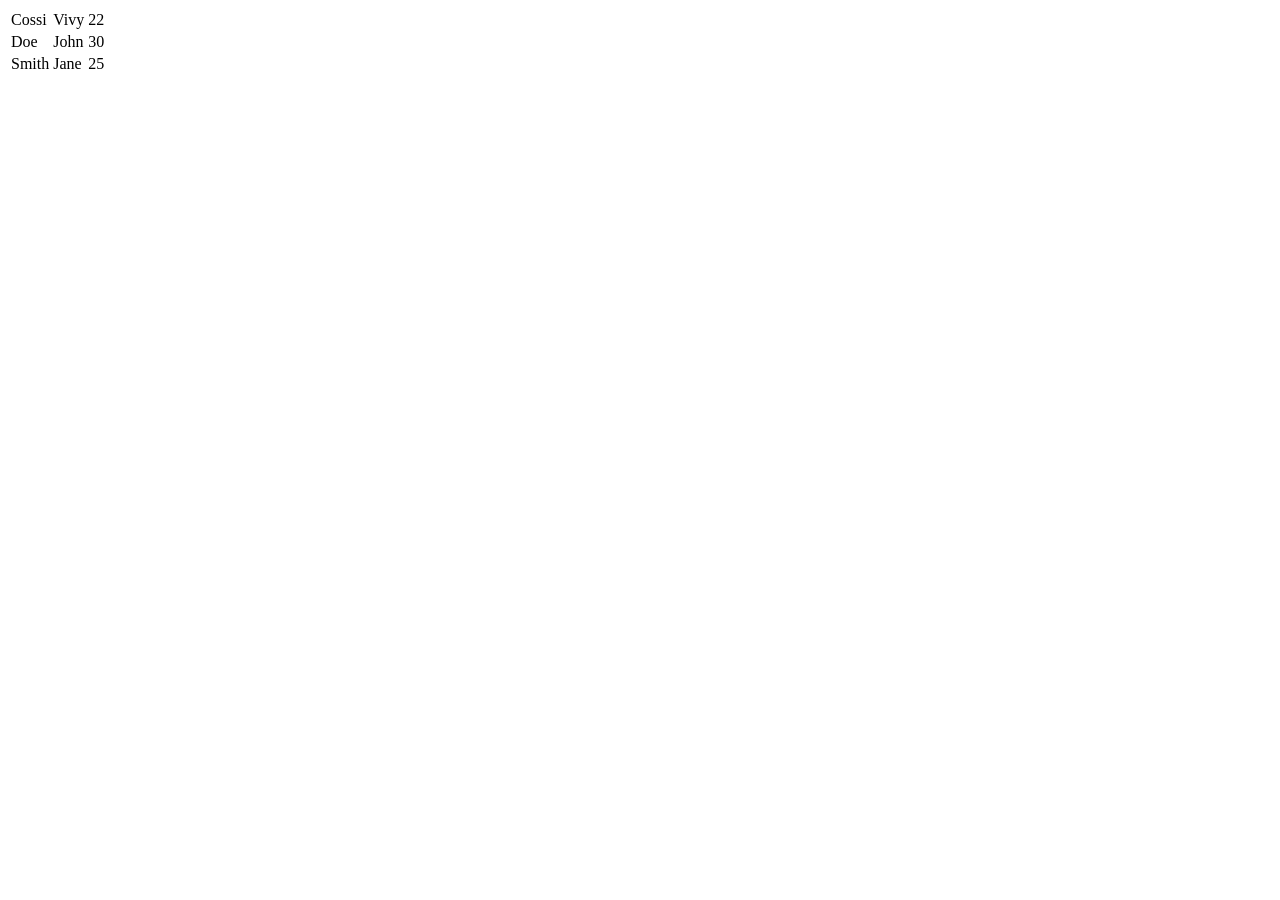
<file: projets/Exercice1/tableau.html>
<!--Scructure de base d'une page HTML-->
<!doctype html>
<html lang="fr">
  <head>
    <meta charset="utf-8">
    <title>Page de base html</title>
  </head>
    <body>
       <table>
        <tr>
            <td>Cossi</td>
            <td>Vivy</td>
            <td>22</td>
        </tr>
        <tr>
            <td>Doe</td>
            <td>John</td>
            <td>30</td>
        </tr>
        <tr>
            <td>Smith</td>
            <td>Jane</td>
            <td>25</td>
        </tr>
       </table>
</html>
</file>
<file: projets/projet-style.css>
/* ============================================================
   PROJETS — styles partagés (dark mode · portfolio v2)
   ============================================================ */
:root {
  --bg:        #080c14;
  --bg-2:      #0d1220;
  --bg-card:   #111827;
  --bg-input:  rgba(255,255,255,0.04);
  --border:    rgba(99,179,237,0.15);
  --border-focus: #38bdf8;
  --text:      #e2e8f0;
  --text-muted:#8899aa;
  --accent:    #38bdf8;
  --accent-2:  #0ea5e9;
  --accent-3:  #7dd3fc;
  --green:     #34d399;
  --red:       #f87171;
  --yellow:    #fbbf24;
  --shadow:    0 8px 32px rgba(0,0,0,0.5);
  --radius:    14px;
  --radius-lg: 20px;
}

*, *::before, *::after { box-sizing: border-box; margin: 0; padding: 0; }
html { scroll-behavior: smooth; }

body {
  font-family: 'DM Sans', system-ui, sans-serif;
  background: var(--bg);
  color: var(--text);
  line-height: 1.7;
  min-height: 100vh;
  display: flex;
  flex-direction: column;
}

/* Fond décoratif */
.bg-grid {
  position: fixed; inset: 0; z-index: 0; pointer-events: none;
  background-image:
    linear-gradient(rgba(56,189,248,0.03) 1px, transparent 1px),
    linear-gradient(90deg, rgba(56,189,248,0.03) 1px, transparent 1px);
  background-size: 60px 60px;
}
.glow-1 {
  position: fixed; pointer-events: none; z-index: 0;
  width: 500px; height: 500px; border-radius: 50%;
  background: radial-gradient(circle, #38bdf8, transparent 70%);
  top: -200px; right: -100px;
  filter: blur(120px); opacity: 0.12;
}

/* ── Topbar / Nav ── */
.topbar {
  position: sticky; top: 0; z-index: 100;
  background: rgba(8,12,20,0.9);
  backdrop-filter: blur(16px) saturate(180%);
  border-bottom: 1px solid var(--border);
  width: 100%;
}
.topbar-inner {
  display: flex; align-items: center; justify-content: space-between;
  height: 64px; padding: 0 var(--px, 48px);
  width: 100%;
}
.brand {
  font-family: 'Syne', sans-serif; font-size: 1.3rem;
  font-weight: 800; letter-spacing: -1px; color: var(--text);
  text-decoration: none;
}
.brand span { color: var(--accent); }

.back-btn {
  display: inline-flex; align-items: center; gap: 8px;
  padding: 8px 18px; border-radius: 8px;
  background: rgba(56,189,248,0.08);
  border: 1px solid var(--border);
  color: var(--accent); font-size: .88rem; font-weight: 500;
  text-decoration: none; transition: all .2s;
}
.back-btn:hover {
  background: rgba(56,189,248,0.18);
  border-color: var(--accent);
}

/* ── Contenu principal ── */
main { flex: 1; padding: 48px var(--px, 48px); position: relative; z-index: 1; }

/* ── Titre de page ── */
.page-header { margin-bottom: 40px; }
.page-label {
  font-size: .78rem; font-weight: 500; letter-spacing: .15em;
  text-transform: uppercase; color: var(--accent);
  display: block; margin-bottom: 8px;
}
.page-title {
  font-family: 'Syne', sans-serif;
  font-size: clamp(1.6rem, 3vw, 2.4rem);
  font-weight: 800; line-height: 1.1;
}
.page-desc { color: var(--text-muted); margin-top: 10px; font-size: .97rem; }

/* ── Carte (panel) ── */
.card {
  background: var(--bg-card);
  border: 1px solid var(--border);
  border-radius: var(--radius-lg);
  padding: 32px;
  box-shadow: var(--shadow);
}

/* ── Inputs ── */
label > span, .field-label {
  display: block; font-size: .88rem; font-weight: 500;
  color: var(--text-muted); margin-bottom: 8px;
}
input[type="number"],
input[type="text"],
textarea {
  width: 100%; padding: 12px 14px;
  background: var(--bg-input);
  border: 1px solid var(--border);
  border-radius: 10px;
  color: var(--text);
  font-family: 'DM Sans', sans-serif;
  font-size: .95rem; outline: none;
  transition: border-color .2s, box-shadow .2s;
}
input:focus, textarea:focus {
  border-color: var(--border-focus);
  box-shadow: 0 0 0 3px rgba(56,189,248,0.12);
}
input::placeholder, textarea::placeholder { color: #4a5568; }

/* ── Boutons ── */
.btn {
  display: inline-flex; align-items: center; justify-content: center; gap: 8px;
  padding: 12px 24px; border-radius: 10px; border: 2px solid transparent;
  font-family: 'DM Sans', sans-serif; font-weight: 600; font-size: .95rem;
  cursor: pointer; transition: all .2s; white-space: nowrap;
}
.btn-accent {
  background: var(--accent); color: #020c18;
  box-shadow: 0 0 16px rgba(56,189,248,0.25);
}
.btn-accent:hover { background: var(--accent-2); box-shadow: 0 0 24px rgba(56,189,248,0.4); transform: translateY(-2px); }
.btn-ghost {
  background: transparent; color: var(--text);
  border-color: var(--border);
}
.btn-ghost:hover { border-color: var(--accent); color: var(--accent); transform: translateY(-2px); }
.btn-outline {
  background: transparent; color: var(--accent);
  border-color: rgba(56,189,248,0.3);
}
.btn-outline:hover { background: rgba(56,189,248,0.08); border-color: var(--accent); }

/* ── Stat box ── */
.stat-box {
  background: rgba(56,189,248,0.06);
  border: 1px solid rgba(56,189,248,0.15);
  border-radius: 12px; padding: 14px 16px;
  text-align: center;
}
.stat-box small { display: block; font-size: .78rem; color: var(--text-muted); margin-bottom: 4px; }
.stat-box .n {
  font-family: 'Syne', sans-serif;
  font-size: 1.4rem; font-weight: 800; color: var(--accent);
}

/* ── Toast ── */
.toast {
  position: fixed; left: 50%; top: 80px; transform: translateX(-50%);
  background: var(--bg-card); border: 1px solid var(--border);
  color: var(--text); padding: 10px 20px; border-radius: 999px;
  font-weight: 600; font-size: .9rem;
  box-shadow: var(--shadow); z-index: 200;
  animation: toastIn .4s ease forwards;
  pointer-events: none;
}
@keyframes toastIn {
  from { opacity: 0; transform: translateX(-50%) translateY(-12px); }
  to   { opacity: 1; transform: translateX(-50%) translateY(0); }
}

/* ── Footer ── */
.footer {
  background: var(--bg-2);
  border-top: 1px solid var(--border);
  padding: 20px var(--px, 48px);
  position: relative; z-index: 1;
}
.footer-inner {
  display: flex; justify-content: space-between;
  align-items: center; flex-wrap: wrap; gap: 12px;
}
.footer small { color: var(--text-muted); font-size: .82rem; }
.footer .accent { color: var(--accent); }

/* ── Responsive ── */
@media (max-width: 1024px) { :root { --px: 36px; } }
@media (max-width: 768px)  { :root { --px: 24px; } main { padding-top: 36px; } }
@media (max-width: 480px)  { :root { --px: 16px; } .card { padding: 20px; } }
</file>
